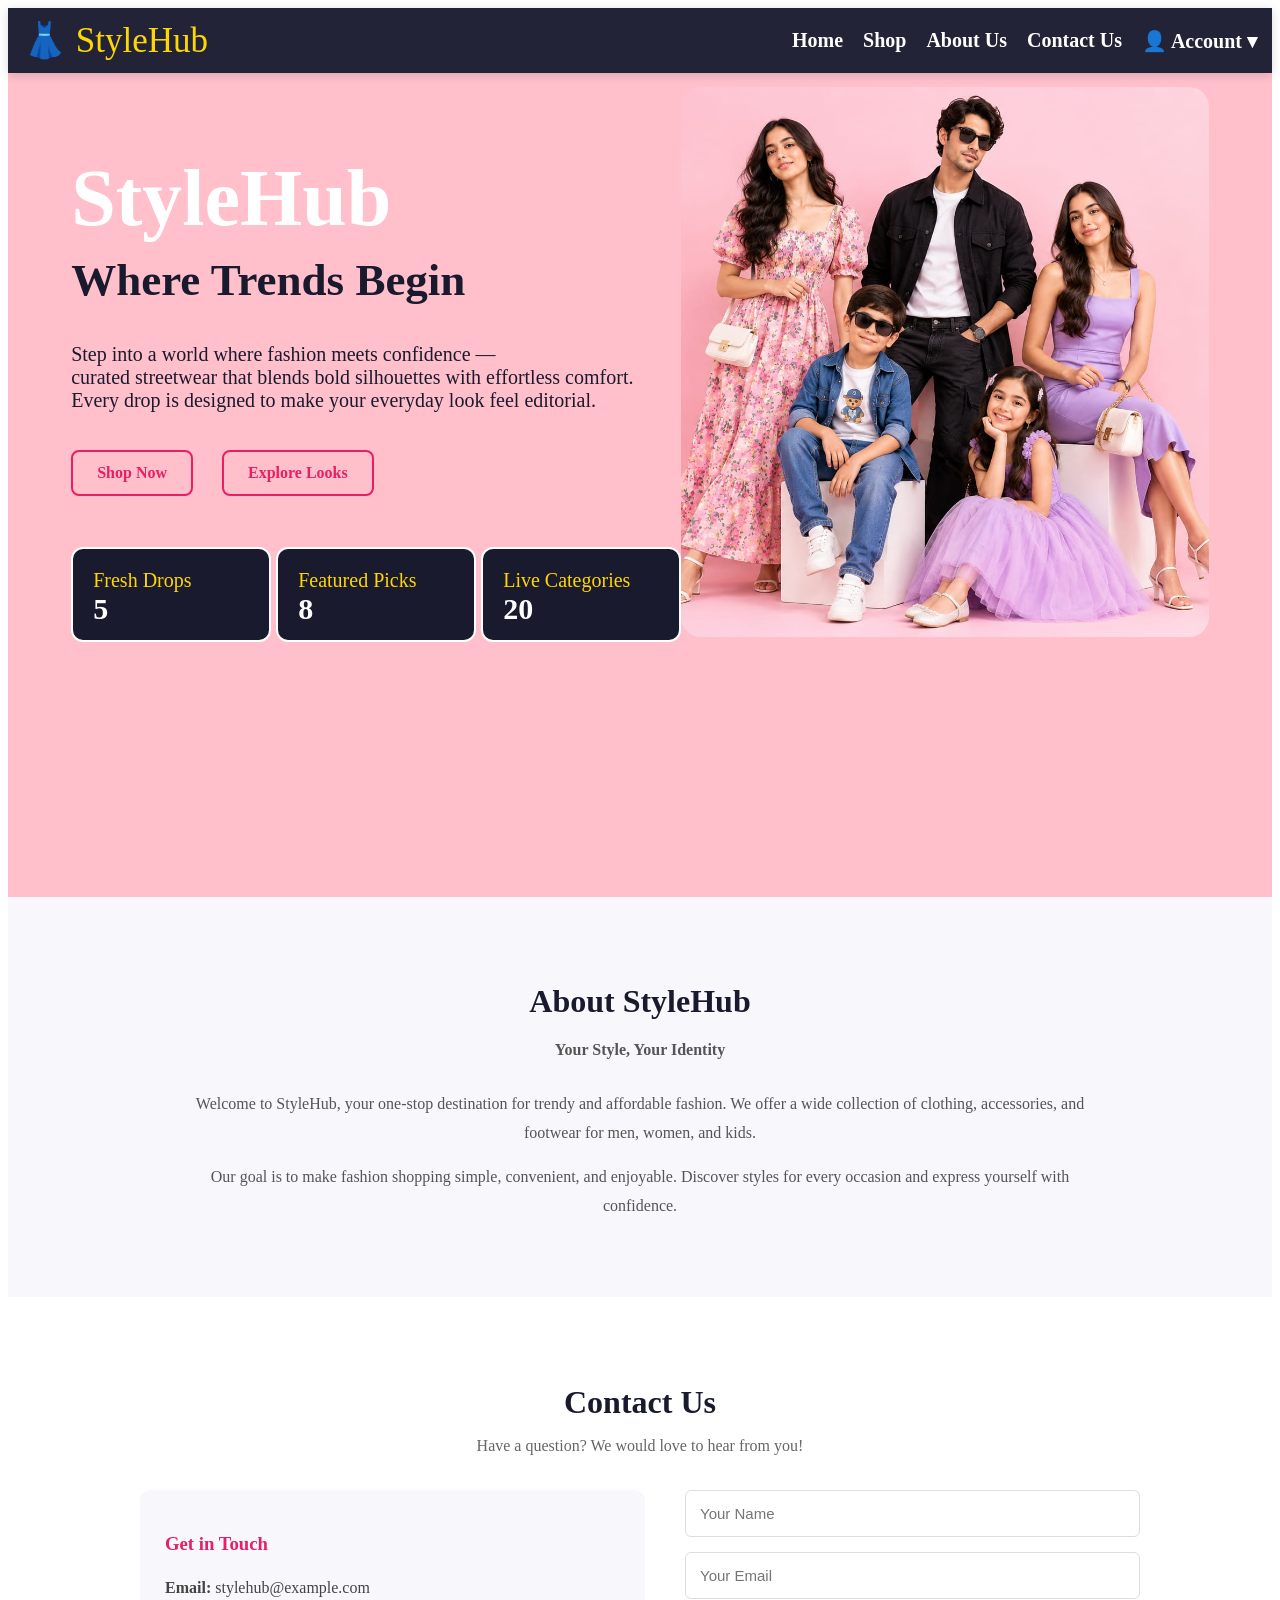
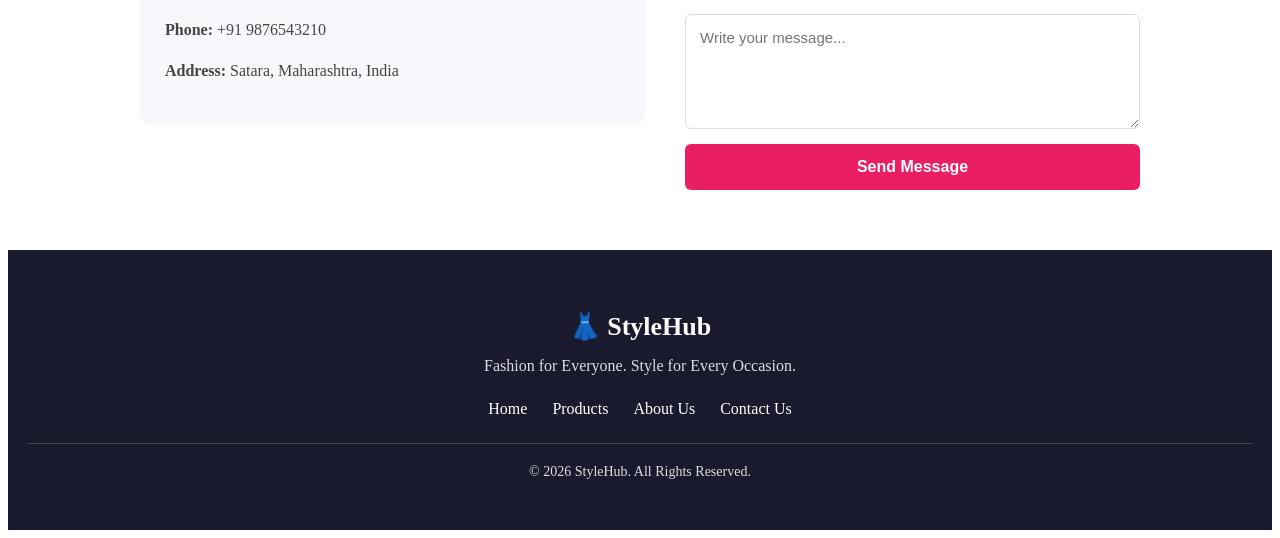
<file: index.html>
<!DOCTYPE html>
<html lang="en">
<head>
    <meta charset="UTF-8">
    <meta name="viewport" content="width=device-width, initial-scale=1.0">
    <title>StyleHub</title>
    <link rel="stylesheet" href="css.css">
</head>
<body>
    <!-- Navigation -->
    <section id="n">
        <nav class="navbar">
                <div class="logo">👗 StyleHub</div>
                <ul class="nav-links">
                    <li><a href="index.html">Home</a></li>
                    <li><a href="products.html">Shop</a></li>    
                    <li><a href="#about">About Us</a></li>
                    <li><a href="#contact">Contact Us</a></li>              
                    <li class="account-dropdown">
                        <a href="#" class="account-link">👤 Account ▾</a>

                        <div class="dropdown-menu">
                            <a href="account.html">My Profile</a>
                            <a href="account.html">Login / Register</a>
                        </div>
                    </li>
                </ul>
        </nav>
    </section>

    <!-- Home Section -->
    <section id="home" style="scroll-margin-top: 69px;">

        <div class="tagline">
            <h1>StyleHub</h1>
            <h2>Where Trends Begin</h2>
            <p class="sub-tagline">
                Step into a world where fashion meets confidence —
                <br> curated streetwear that blends bold silhouettes with effortless comfort. 
                <br>Every drop is designed to make your everyday look feel editorial.
            </p>
            <br>

            <div class="buttons">
            <a href="shop">Shop Now</a>
            <a href="shop">Explore Looks</a>
            </div>
            <br><br>

            <div class="stats">
                <div class="stat">
                    <p>Fresh Drops</p>
                    <h3>5</h3>
                </div>
                <div class="stat">
                    <p>Featured Picks</p>
                    <h3>8</h3>
                </div>
                <div class="stat">
                    <p>Live Categories</p>
                    <h3>20</h3>
                </div>
            </div>

        </div>

        <div class="home-image">
    <img src="dresses/img.jpeg" alt="StyleHub Fashion Collection">
</div>
    </section>
    </nav>
    
<!-- ================= ABOUT US SECTION ================= -->

<section class="about-section" id="about">

    <div class="about-container">

        <h2>About StyleHub</h2>

        <p class="about-subtitle">
            Your Style, Your Identity
        </p>

        <p>
            Welcome to StyleHub, your one-stop destination for
            trendy and affordable fashion. We offer a wide
            collection of clothing, accessories, and footwear
            for men, women, and kids.
        </p>

        <p>
            Our goal is to make fashion shopping simple,
            convenient, and enjoyable. Discover styles for
            every occasion and express yourself with confidence.
        </p>

    </div>

</section>


<!-- ================= CONTACT US SECTION ================= -->

<section class="contact-section" id="contact">

    <div class="contact-container">

        <h2>Contact Us</h2>

        <p class="contact-subtitle">
            Have a question? We would love to hear from you!
        </p>

        <div class="contact-content">

            <!-- Contact Information -->

            <div class="contact-info">

                <h3>Get in Touch</h3>

                <p>
                    <strong>Email:</strong>
                    stylehub@example.com
                </p>

                <p>
                    <strong>Phone:</strong>
                    +91 9876543210
                </p>

                <p>
                    <strong>Address:</strong>
                    Satara, Maharashtra, India
                </p>

            </div>


            <!-- Contact Form -->

            <form class="contact-form" id="contactForm">

                <input
                    type="text"
                    id="contactName"
                    placeholder="Your Name"
                    required
                >

                <input
                    type="email"
                    id="contactEmail"
                    placeholder="Your Email"
                    required
                >

                <textarea
                    id="contactMessage"
                    placeholder="Write your message..."
                    rows="5"
                    required
                ></textarea>

                <button type="submit">
                    Send Message
                </button>

            </form>

        </div>

    </div>

</section>


<!-- ================= FOOTER ================= -->

<footer class="footer">

    <div class="footer-content">

        <h3>👗 StyleHub</h3>

        <p>
            Fashion for Everyone. Style for Every Occasion.
        </p>

        <div class="footer-links">

            <a href="index.html">Home</a>

            <a href="products.html">Products</a>

            <a href="#about">About Us</a>

            <a href="#contact">Contact Us</a>

        </div>

        <p class="copyright">
            &copy; 2026 StyleHub. All Rights Reserved.
        </p>

    </div>

</footer>
</body>
</html>
</file>
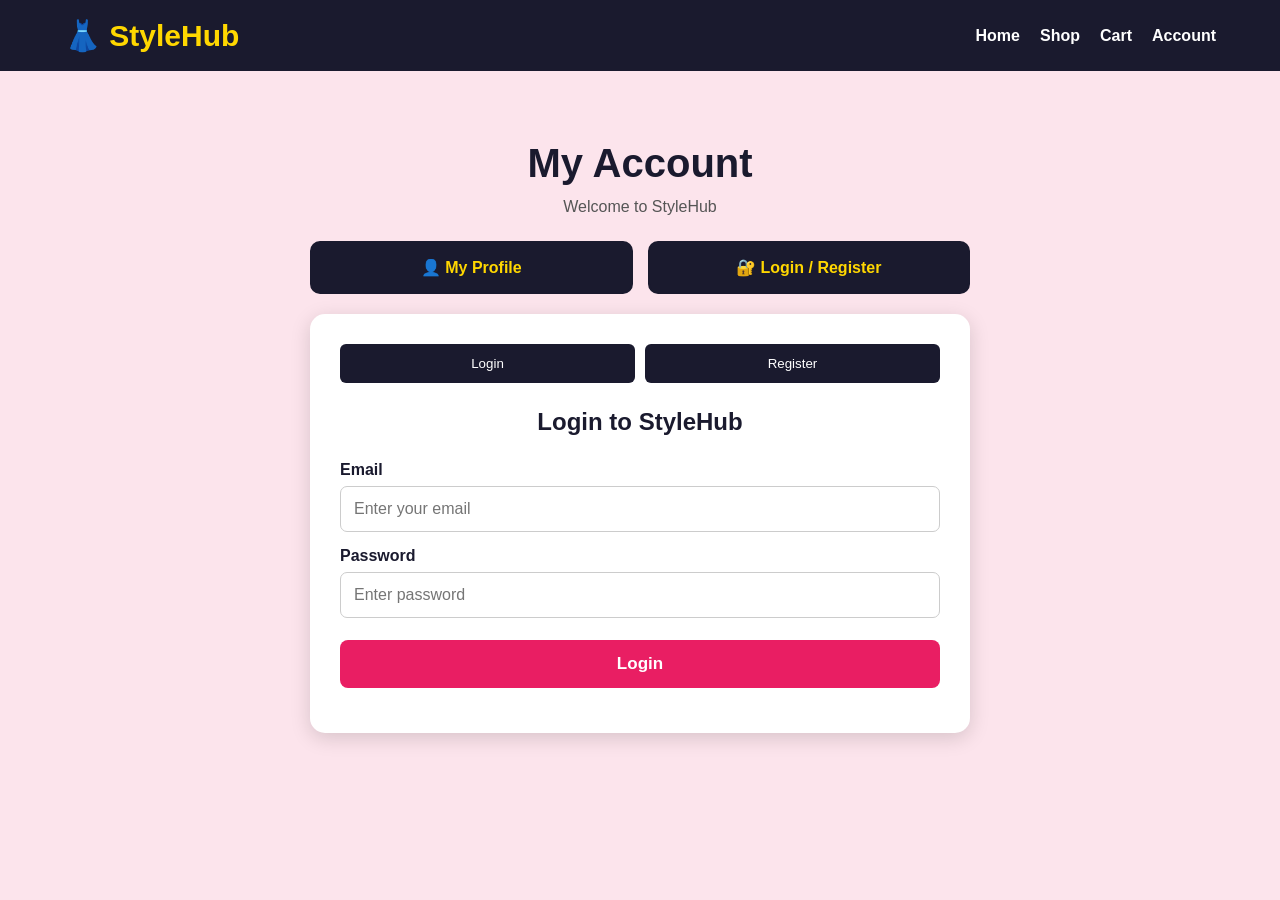
<file: account.html>
<!DOCTYPE html>
<html lang="en">
<head>
    <meta charset="UTF-8">
    <meta name="viewport"
          content="width=device-width, initial-scale=1.0">

    <title>StyleHub - Account</title>

    <link rel="stylesheet" href="account.css">
    <script src="auth.js" defer></script>
    <script src="account.js" defer></script>
</head>

<body>

<nav class="navbar">
    <div class="logo">👗 StyleHub</div>

    <div class="nav-links">
        <a href="index.html">Home</a>
        <a href="products.html">Shop</a>
        <a href="cart.html">Cart</a>
        <a href="account.html">Account</a>
    </div>
</nav>

<main class="account-wrapper">

    <h1>My Account</h1>
    <p class="subtitle">
        Welcome to StyleHub
    </p>

    <!-- Account options -->

    <div class="account-options">

        <button id="profileTab">
            👤 My Profile
        </button>

        <button id="loginTab">
            🔐 Login / Register
        </button>

    </div>

    <!-- Login and Register section -->

    <section id="authSection" class="account-card">

        <div class="form-switch">
            <button id="showLogin">Login</button>
            <button id="showRegister">Register</button>
        </div>

        <!-- Login form -->

        <form id="loginForm">

            <h2>Login to StyleHub</h2>

            <label>Email</label>
            <input
                type="email"
                id="loginEmail"
                placeholder="Enter your email"
                required
            >

            <label>Password</label>
            <input
                type="password"
                id="loginPassword"
                placeholder="Enter password"
                required
            >

            <button type="submit" class="main-btn">
                Login
            </button>

        </form>

        <!-- Register form -->

        <form id="registerForm" hidden>

            <h2>Create an Account</h2>

            <label>Full Name</label>
            <input
                type="text"
                id="regName"
                placeholder="Enter full name"
                required
            >

            <label>Email</label>
            <input
                type="email"
                id="regEmail"
                placeholder="Enter email"
                required
            >

            <label>Password</label>
            <input
                type="password"
                id="regPassword"
                placeholder="Create password"
                minlength="6"
                required
            >

            <label>Confirm Password</label>
            <input
                type="password"
                id="confirmPassword"
                placeholder="Confirm password"
                minlength="6"
                required
            >

            <button type="submit" class="main-btn">
                Register
            </button>

        </form>

        <p id="authMessage"></p>

    </section>

    <!-- Profile section -->

    <section id="profileSection"
             class="account-card"
             hidden>

        <h2>Customer Profile</h2>

        <div class="profile-avatar">👤</div>

        <p><strong>Name:</strong>
            <span id="profileName"></span>
        </p>

        <p><strong>Email:</strong>
            <span id="profileEmail"></span>
        </p>

        <p class="profile-note">
            Welcome to your StyleHub customer account.
        </p>

        <button id="logoutBtn" class="main-btn">
            Logout
        </button>

    </section>

</main>

</body>
</html>
</file>
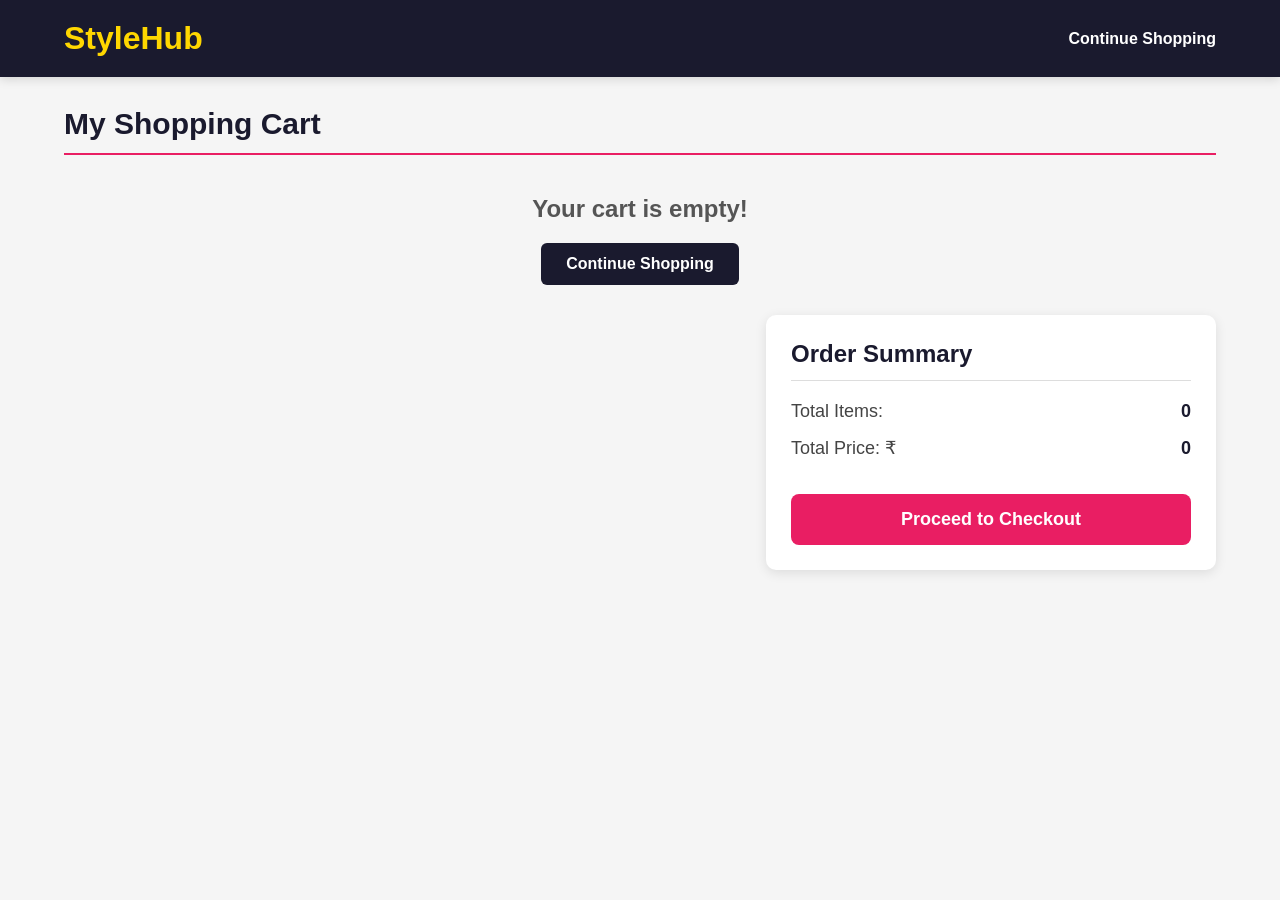
<file: cart.html>
<!DOCTYPE html>
<html lang="en">
<head>
    <meta charset="UTF-8">
    <meta name="viewport" content="width=device-width, initial-scale=1.0">
    <title>StyleHub - My Cart</title>

    <link rel="stylesheet" href="cart.css">
</head>
<body>

    <header class="cart-header">
        <h1>StyleHub</h1>
        <a href="products.html">Continue Shopping</a>
    </header>

    <main class="cart-page">
        <h2>My Shopping Cart</h2>

        <div id="cartContainer">
            <!-- Cart products will appear here -->
        </div>

        <div class="cart-summary">
            <h3>Order Summary</h3>

            <p>
                Total Items:
                <span id="totalItems">0</span>
            </p>

            <p>
                Total Price:
                ₹<span id="totalPrice">0</span>
            </p>

            <button id="checkoutBtn" onclick="checkout()">
                Proceed to Checkout
            </button>
        </div>
    </main>

    <script src="auth.js"></script>
    <script src="cart.js"></script>

</body>
</html>
</file>
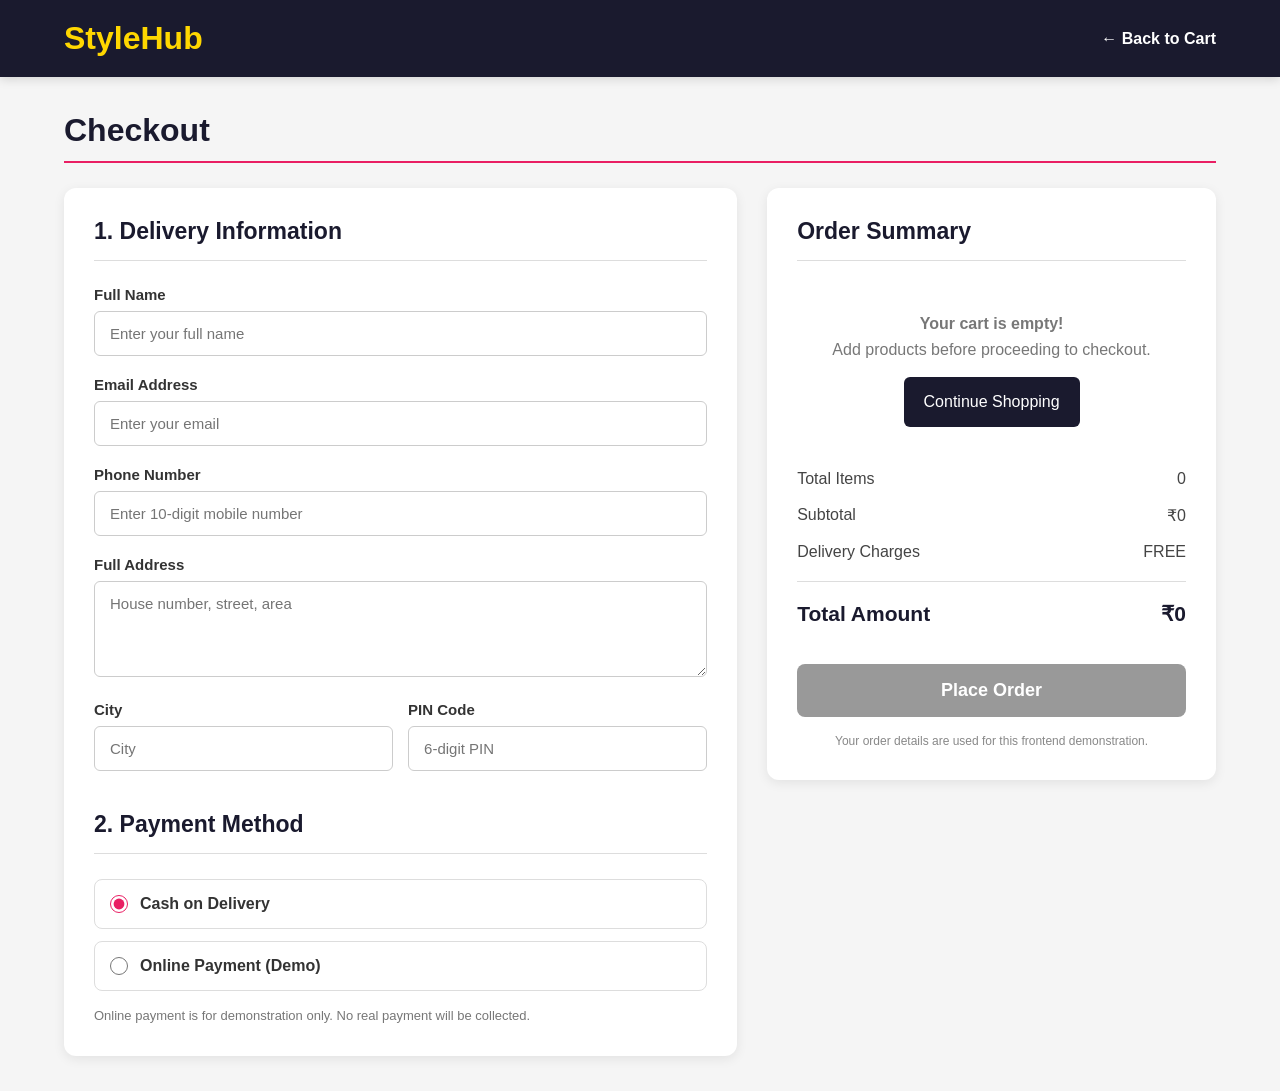
<file: checkout.html>
<!DOCTYPE html>
<html lang="en">
<head>
    <meta charset="UTF-8">
    <meta name="viewport" content="width=device-width, initial-scale=1.0">

    <title>StyleHub - Checkout</title>

    <link rel="stylesheet" href="checkout.css">
</head>

<body>

    <!-- Header -->
    <header class="checkout-header">
        <h1>StyleHub</h1>

        <a href="cart.html">← Back to Cart</a>
    </header>

    <!-- Checkout Page -->
    <main class="checkout-page">

        <h2>Checkout</h2>

        <form id="checkoutForm">

            <div class="checkout-layout">

                <!-- Customer Details -->
                <section class="checkout-section">

                    <h3>1. Delivery Information</h3>

                    <label for="fullName">Full Name</label>
                    <input
                        type="text"
                        id="fullName"
                        name="fullName"
                        placeholder="Enter your full name"
                        required
                    >

                    <label for="email">Email Address</label>
                    <input
                        type="email"
                        id="email"
                        name="email"
                        placeholder="Enter your email"
                        required
                    >

                    <label for="phone">Phone Number</label>
                    <input
                        type="tel"
                        id="phone"
                        name="phone"
                        placeholder="Enter 10-digit mobile number"
                        pattern="[0-9]{10}"
                        maxlength="10"
                        required
                    >

                    <label for="address">Full Address</label>
                    <textarea
                        id="address"
                        name="address"
                        rows="4"
                        placeholder="House number, street, area"
                        required
                    ></textarea>

                    <div class="address-row">

                        <div>
                            <label for="city">City</label>
                            <input
                                type="text"
                                id="city"
                                name="city"
                                placeholder="City"
                                required
                            >
                        </div>

                        <div>
                            <label for="pincode">PIN Code</label>
                            <input
                                type="text"
                                id="pincode"
                                name="pincode"
                                placeholder="6-digit PIN"
                                pattern="[0-9]{6}"
                                maxlength="6"
                                required
                            >
                        </div>

                    </div>

                    <!-- Payment Method -->
                    <h3 class="payment-heading">
                        2. Payment Method
                    </h3>

                    <div class="payment-option">

                        <label>
                            <input
                                type="radio"
                                name="payment"
                                value="Cash on Delivery"
                                checked
                            >
                            Cash on Delivery
                        </label>

                    </div>

                    <div class="payment-option">

                        <label>
                            <input
                                type="radio"
                                name="payment"
                                value="Demo Online Payment"
                            >
                            Online Payment (Demo)
                        </label>

                    </div>

                    <p class="payment-note">
                        Online payment is for demonstration only.
                        No real payment will be collected.
                    </p>

                </section>

                <!-- Order Summary -->
                <section class="order-summary">

                    <h3>Order Summary</h3>

                    <div id="checkoutItems">
                        <!-- Products will appear here -->
                    </div>

                    <div class="price-row">
                        <span>Total Items</span>
                        <span id="checkoutTotalItems">0</span>
                    </div>

                    <div class="price-row">
                        <span>Subtotal</span>
                        <span>₹<span id="checkoutSubtotal">0</span></span>
                    </div>

                    <div class="price-row">
                        <span>Delivery Charges</span>
                        <span id="deliveryCharge">FREE</span>
                    </div>

                    <hr>

                    <div class="price-row final-total">
                        <span>Total Amount</span>
                        <span>₹<span id="checkoutTotal">0</span></span>
                    </div>

                    <button type="submit" id="placeOrderBtn">
                        Place Order
                    </button>

                    <p class="secure-note">
                        Your order details are used for this
                        frontend demonstration.
                    </p>

                </section>

            </div>

        </form>

    </main>

    <!-- Confirmation Message -->
    <div id="orderSuccess" class="success-message" hidden>

        <div class="success-box">

            <h2>Order Placed Successfully!</h2>

            <p>Thank you for shopping with StyleHub.</p>

            <p>
                Your Demo Order ID:
                <strong id="orderId"></strong>
            </p>

            <button onclick="continueShopping()">
                Continue Shopping
            </button>

        </div>

    </div>

    <script src="auth.js"></script>
    <script src="checkout.js"></script>

</body>
</html>
</file>
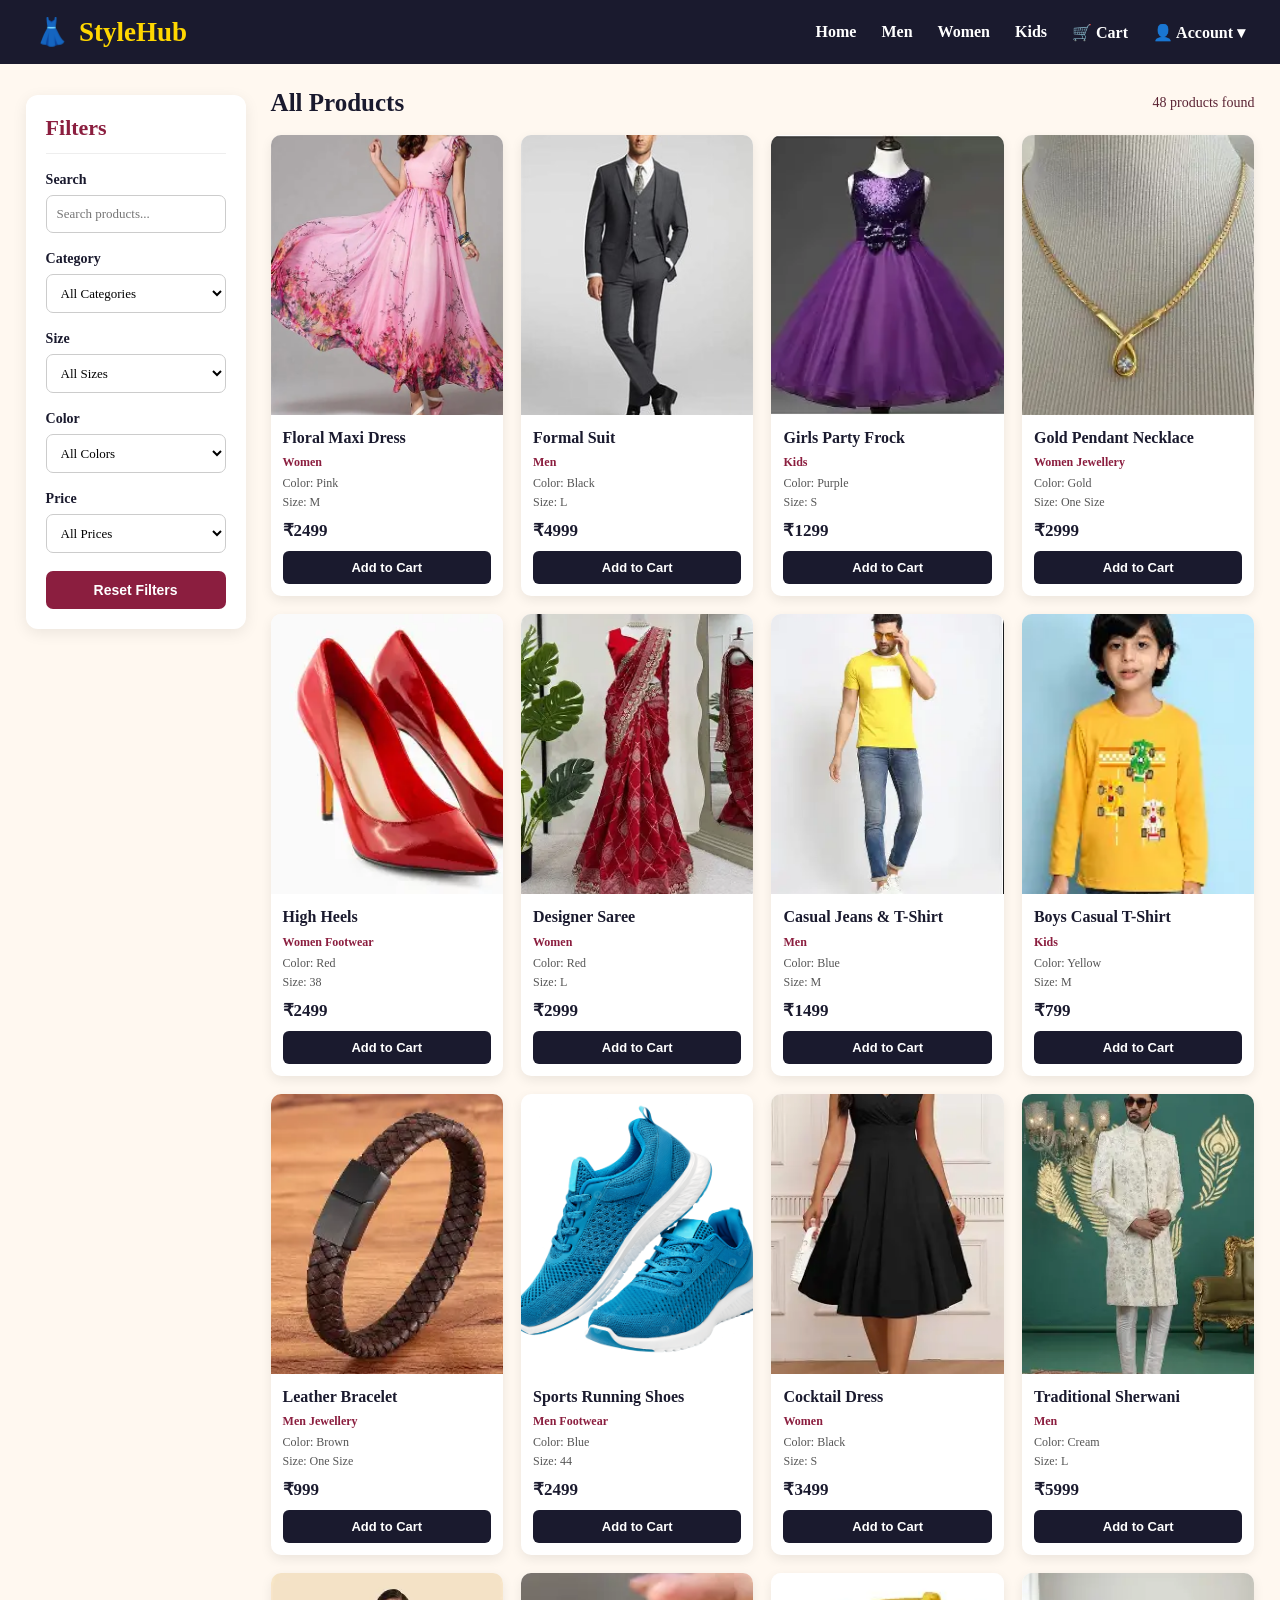
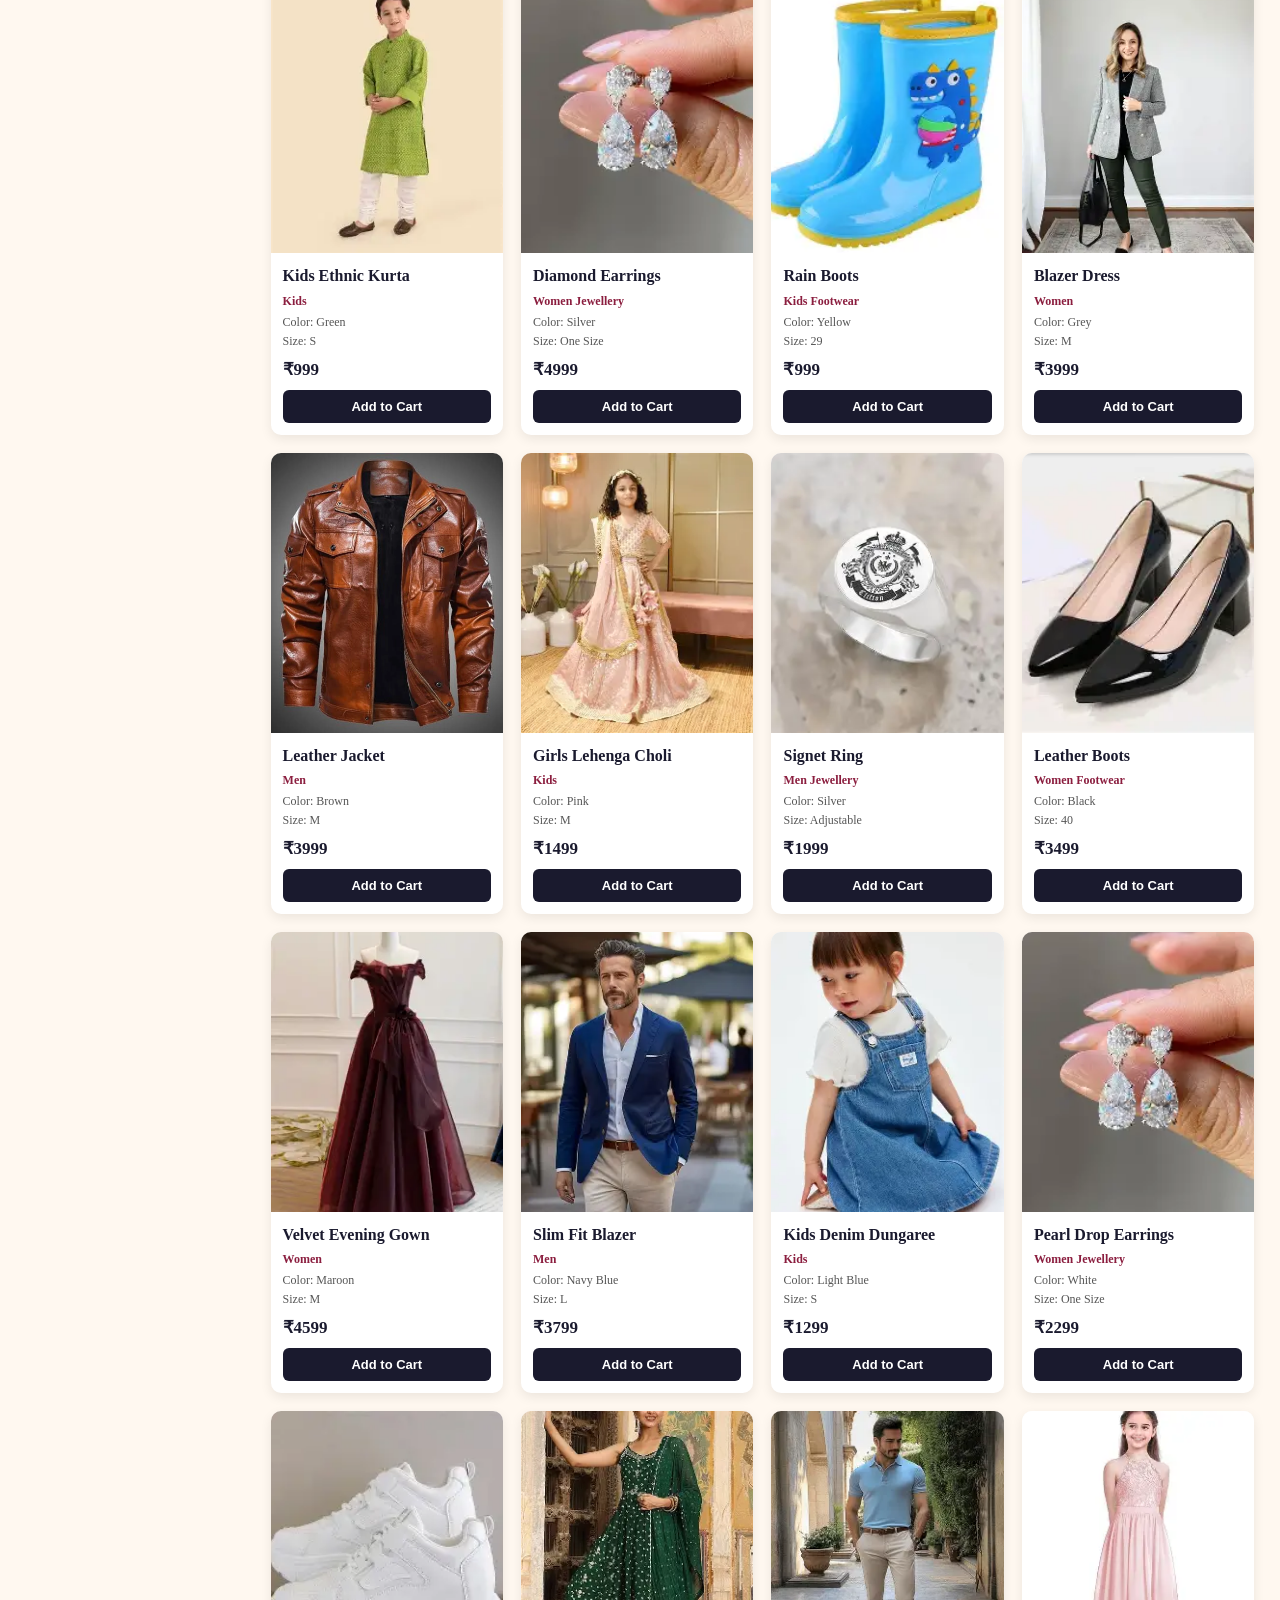
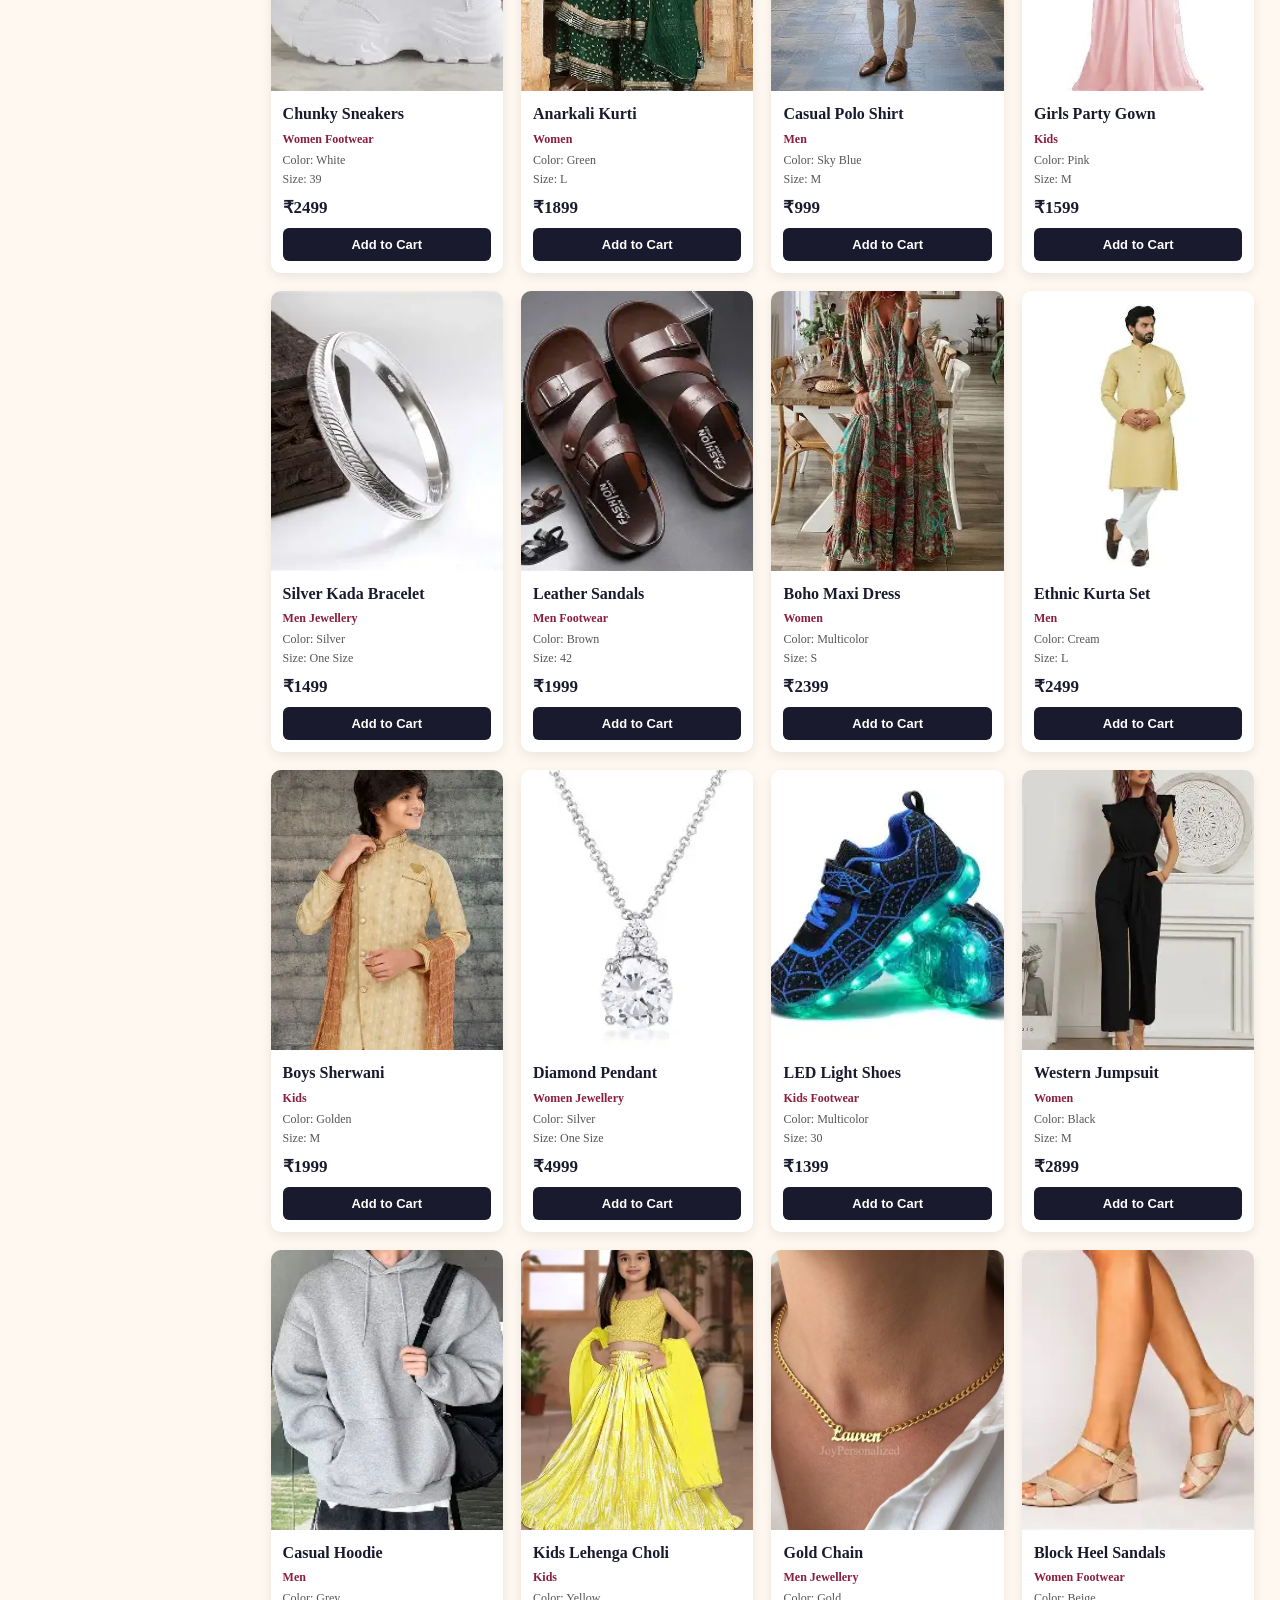
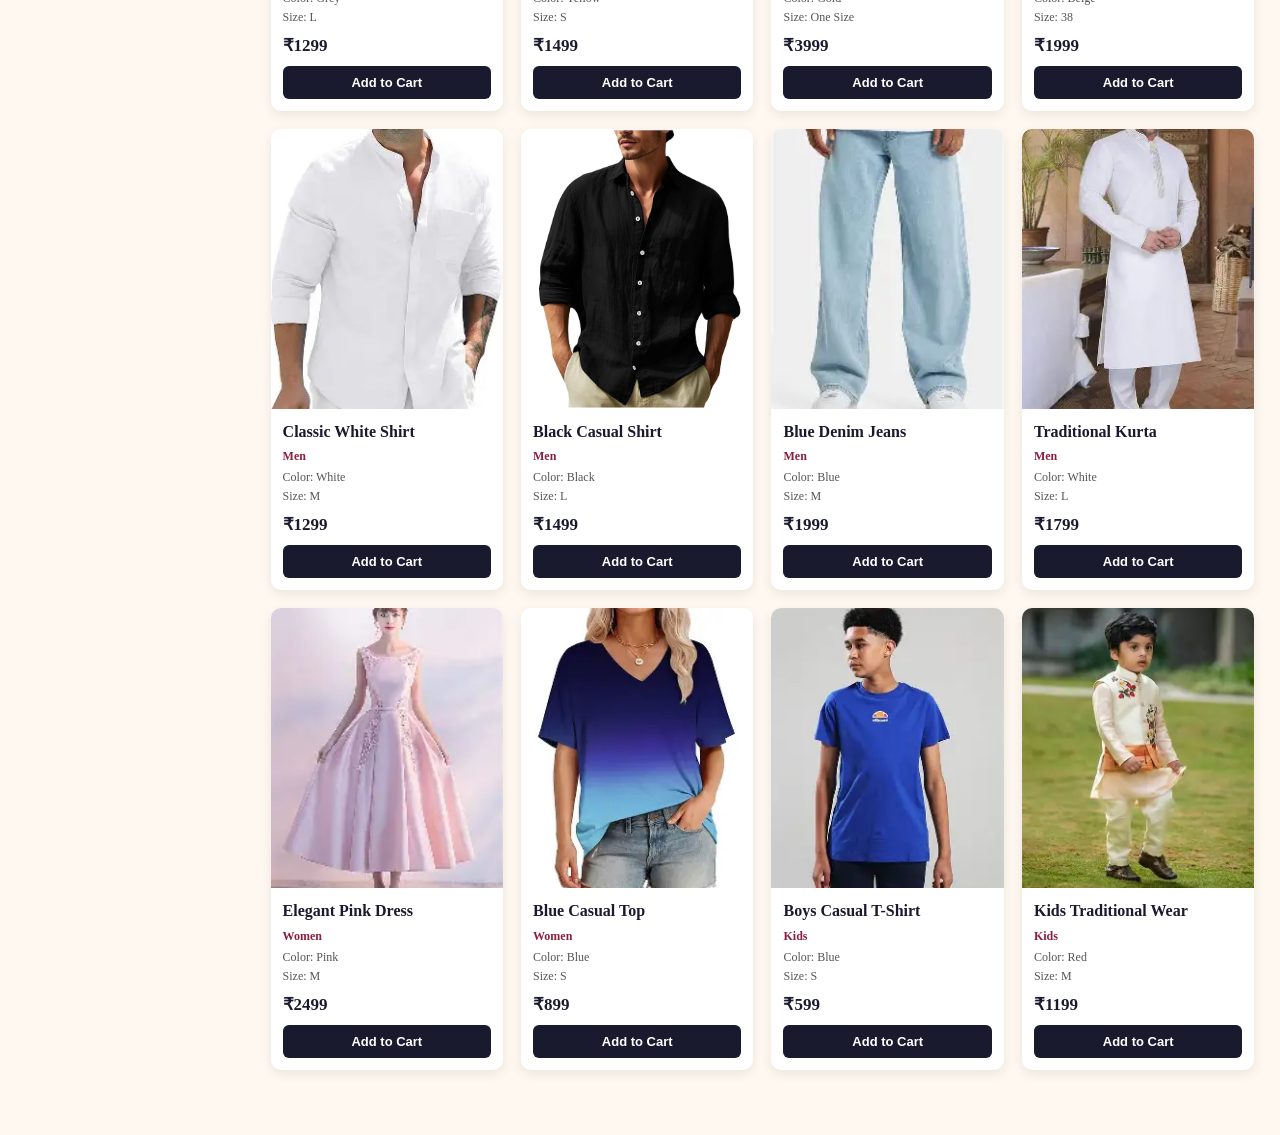
<file: products.html>
<!DOCTYPE html>
<html lang="en">

<head>
    <meta charset="UTF-8">
    <meta name="viewport" content="width=device-width, initial-scale=1.0">

    <title>StyleHub - Products</title>

    <link rel="stylesheet" href="products.css">
</head>

<body>

    <!-- NAVBAR -->
    <nav class="navbar">

        <div class="logo">
            👗 <span>StyleHub</span>
        </div>

        <div class="nav-links">

            <a href="index.html">Home</a>
            <a href="products.html?category=Men">Men</a>
            <a href="products.html?category=Women">Women</a>
            <a href="products.html?category=Kids">Kids</a>
            <a href="cart.html">🛒 Cart</a>

            <div class="account-dropdown">
                <a href="#" class="account-link">
                    👤 Account ▾
                </a>

                <div class="dropdown-menu">
                    <a href="account.html">My Profile</a>
                    <a href="account.html">Login / Register</a>
                </div>
            </div>

        </div>

    </nav>



    <!-- MAIN PRODUCTS LAYOUT -->
    <main class="shop-layout">

        <!-- VERTICAL FILTER SIDEBAR -->
        <aside class="filter-section">

            <h2>Filters</h2>

            <!-- Search -->
            <div class="filter-box">

                <label for="searchInput">Search</label>

                <input
                    type="text"
                    id="searchInput"
                    placeholder="Search products..."
                >

            </div>

            <!-- Category -->
            <div class="filter-box">

                <label for="categoryFilter">Category</label>

                <select id="categoryFilter">

                    <option value="All">All Categories</option>
                    <option value="Men">Men</option>
                    <option value="Women">Women</option>
                    <option value="Kids">Kids</option>
                    <option value="Accessories">Accessories</option>
                    <option value="Footwear">Footwear</option>

                </select>

            </div>

            <!-- Size -->
            <div class="filter-box">

                <label for="sizeFilter">Size</label>

                <select id="sizeFilter">

                    <option value="All">All Sizes</option>
                    <option value="S">S</option>
                    <option value="M">M</option>
                    <option value="L">L</option>
                    <option value="XL">XL</option>
                    <option value="One Size">One Size</option>
                    <option value="Adjustable">Adjustable</option>
                    <option value="38">38</option>
                    <option value="39">39</option>
                    <option value="40">40</option>
                    <option value="42">42</option>
                    <option value="44">44</option>

                </select>

            </div>

            <!-- Color -->
            <div class="filter-box">

                <label for="colorFilter">Color</label>

                <select id="colorFilter">

                    <option value="All">All Colors</option>
                    <option value="Black">Black</option>
                    <option value="White">White</option>
                    <option value="Red">Red</option>
                    <option value="Blue">Blue</option>
                    <option value="Pink">Pink</option>
                    <option value="Green">Green</option>
                    <option value="Purple">Purple</option>
                    <option value="Gold">Gold</option>
                    <option value="Silver">Silver</option>
                    <option value="Brown">Brown</option>
                    <option value="Cream">Cream</option>
                    <option value="Grey">Grey</option>
                    <option value="Yellow">Yellow</option>
                    <option value="Maroon">Maroon</option>
                    <option value="Navy Blue">Navy Blue</option>
                    <option value="Light Blue">Light Blue</option>
                    <option value="Sky Blue">Sky Blue</option>
                    <option value="Multicolor">Multicolor</option>
                    <option value="Golden">Golden</option>
                    <option value="Beige">Beige</option>

                </select>

            </div>

            <!-- Price -->
            <div class="filter-box">

                <label for="priceFilter">Price</label>

                <select id="priceFilter">

                    <option value="All">All Prices</option>
                    <option value="1000">Under ₹1000</option>
                    <option value="2000">Under ₹2000</option>
                    <option value="3000">Under ₹3000</option>
                    <option value="5000">Under ₹5000</option>

                </select>

            </div>

            <!-- Reset -->
            <button id="resetBtn" class="reset-btn">
                Reset Filters
            </button>

        </aside>


        <!-- PRODUCTS AREA -->
        <section class="products-area">

            <div class="result-info">

                <h2 id="categoryTitle">
                    All Products
                </h2>

                <p id="productCount">
                    0 products found
                </p>

            </div>

            <div
                id="productContainer"
                class="product-container">
            </div>

        </section>

    </main>


    <!-- JAVASCRIPT -->
    <script src="auth.js"></script>
    <script src="products.js"></script>

</body>
</html>
</file>
<file: css.css>
/*====Navbar====*/
#n{
    position: sticky;
    top: 0;
    z-index: 1000;
}

.navbar{
    display: flex;
    justify-content: space-between;
    align-items: center;

    padding: 15px 15px;
    background-color:#1a1a2ef4;
    box-shadow: 0 2px 10px rgba(0, 0, 0, 0.15) ;
}

.logo{
    display: flex;
    align-items: center;
    gap: 10px;
    color: #FFD700;
    font-size: 35px;
    line-height: 1;  
}

.nav-links{
    display: flex;
    list-style:none;
    gap: 20px;
    margin: 0;
    padding: 0;
}

.nav-links a{
    text-decoration: none;
    font-weight: bold;
    font-size: 20px;
    color: white;
    transition: 0.4s;
}

.nav-links a:hover{
    color: pink;
}

/*==== Home ====*/
#home{
    background-color: pink;
    min-height:90vh;
    width: 90%;
    display: flex;
    justify-content: space-between; /* tagline left, video right */
    align-items: flex-start;        /* align items at the top */
    padding-top: 1.5vh;              /* push content down 25% */
    padding-left: 5%;               /* space from left edge */
    padding-right: 5%;              /* space from right edge */
    color: white;
}

.tagline h1{
    font-size: 80px;
    margin-bottom: 10px; /* reduce space below h1 */
    color: white;      /* gold for premium feel */
}

.tagline h2{
    font-size: 45px;
    margin-top: 0;       /* remove extra space above h2 */
    color: #1A1A2E;      /* white for clarity */
    
}

.sub-tagline{
    font-size: 20px;
    color: #1A1A2E;
}


.buttons a{
    display: inline-block;        /* makes the link behave like a box */
    padding: 12px 24px;           /* space inside the box */
    border: 2px solid #E91E63;    /* pink border */
    border-radius: 8px;           /* rounded corners */
    text-decoration: none;        /* remove underline */
    color: #E91E63;               /* text color */
    font-weight: bold;
    margin-right: 25px;
    transition: 0.3s;
}

.buttons a:hover{
    background-color: #E91E63;    /* fill box on hover */
    color: white;                 /* change text color */
}

.home-image {
    width: 50%;
    display: flex;
    justify-content: center;
    align-items: center;
}

.home-image img {
    width: 100%;
    max-width: 700px;
    height: 550px;
    object-fit: cover;
    border-radius: 20px;
}

.stats {
    display: flex;
    justify-content: space-between;
    align-items: center;
    gap: 5px;                 /* small space between boxes */
    margin: 15px auto;
    width: 100%;
}

.stat {
    align-items: center;
    background-color: #1A1A2E;
    border: 2px solid #FFFFFF;
    border-radius: 12px;

    padding: 20px;
    width: 200px;
    height: 95px;

    box-sizing: border-box;
}

.stat h3 {
    font-size: 30px;
    margin: 0;
    color: #FFFFFF;
}

.stat p {
    margin: 0;
    font-size: 20px;
    color: #FFD700;
}

/* Account dropdown */
.account-dropdown {
    position: relative;
}

.account-dropdown .account-link {
    display: block;
    text-decoration: none;
    color: white;
    font-size: 20px;
    font-weight: bold;
}

/* Dropdown box */
.account-dropdown .dropdown-menu {
    display: none;
    position: absolute;
    top: 100%;
    right: 0;

    min-width: 190px;
    background-color: #1a1a2e;

    padding: 10px;
    border-radius: 8px;
    box-shadow: 0 4px 10px rgba(0, 0, 0, 0.3);

    z-index: 9999;
}

/* Dropdown links */
.account-dropdown .dropdown-menu a {
    display: block;
    padding: 12px;
    font-size: 16px;
    color: white;
    text-decoration: none;
    white-space: nowrap;
}

/* Show menu when hovering over Account */
.account-dropdown:hover .dropdown-menu {
    display: block;
}

/* Show menu when keyboard-focused */
.account-dropdown:focus-within .dropdown-menu {
    display: block;
}

/* Hover effect */
.account-dropdown .dropdown-menu a:hover {
    background-color: #E91E63;
    color: white;
}


/* ================= ABOUT US ================= */

.about-section {
    padding: 60px 20px;
    background: #f8f8fc;
    text-align: center;
}

.about-container {
    max-width: 900px;
    margin: auto;
}

.about-section h2,
.contact-section h2 {
    font-size: 32px;
    color: #1a1a2e;
    margin-bottom: 15px;
}

.about-subtitle {
    color: #e91e63;
    font-size: 20px;
    font-weight: bold;
    margin-bottom: 25px;
}

.about-container p {
    font-size: 16px;
    line-height: 1.8;
    color: #555;
}


/* ================= CONTACT US ================= */

.contact-section {
    padding: 60px 20px;
    background: white;
    text-align: center;
}

.contact-container {
    max-width: 1000px;
    margin: auto;
}

.contact-subtitle {
    color: #666;
    margin-bottom: 35px;
}

.contact-content {
    display: flex;
    justify-content: space-between;
    align-items: flex-start;
    gap: 40px;
    text-align: left;
}

.contact-info,
.contact-form {
    flex: 1;
}

.contact-info {
    background: #f8f8fc;
    padding: 25px;
    border-radius: 10px;
}

.contact-info h3 {
    color: #e91e63;
    margin-bottom: 20px;
}

.contact-info p {
    margin-bottom: 15px;
    color: #444;
    line-height: 1.6;
}

.contact-form {
    display: flex;
    flex-direction: column;
    gap: 15px;
}

.contact-form input,
.contact-form textarea {
    width: 100%;
    padding: 14px;
    border: 1px solid #ddd;
    border-radius: 6px;
    font-size: 15px;
    font-family: Arial, sans-serif;
    box-sizing: border-box;
}

.contact-form textarea {
    resize: vertical;
}

.contact-form button {
    padding: 14px;
    background: #e91e63;
    color: white;
    border: none;
    border-radius: 6px;
    font-size: 16px;
    font-weight: bold;
    cursor: pointer;
    transition: 0.3s;
}

.contact-form button:hover {
    background: #c2185b;
}


/* ================= FOOTER ================= */

.footer {
    background: #1a1a2e;
    color: white;
    padding: 35px 20px;
    text-align: center;
}

.footer h3 {
    font-size: 26px;
    margin-bottom: 10px;
}

.footer-content > p {
    color: #ddd;
    margin: 15px 0;
}

.footer-links {
    display: flex;
    justify-content: center;
    flex-wrap: wrap;
    gap: 25px;
    margin: 25px 0;
}

.footer-links a {
    color: white;
    text-decoration: none;
    transition: 0.3s;
}

.footer-links a:hover {
    color: #e91e63;
}

.copyright {
    border-top: 1px solid #444;
    padding-top: 20px;
    font-size: 14px;
}


/* ================= MOBILE RESPONSIVE ================= */

@media screen and (max-width: 600px) {

    .about-section,
    .contact-section {
        padding: 40px 15px;
    }

    .about-section h2,
    .contact-section h2 {
        font-size: 26px;
    }

    .contact-content {
        flex-direction: column;
        gap: 25px;
    }

    .contact-info,
    .contact-form {
        width: 100%;
        box-sizing: border-box;
    }

    .footer-links {
        gap: 15px;
    }

}
</file>
<file: account.css>
* {
    box-sizing: border-box;
    margin: 0;
    padding: 0;
}

body {
    font-family: Arial, sans-serif;
    background: #fce4ec;
    color: #1A1A2E;
}

/* Navbar */

.navbar {
    display: flex;
    justify-content: space-between;
    align-items: center;
    flex-wrap: wrap;
    gap: 15px;
    padding: 18px 5%;
    background: #1A1A2E;
}

.logo {
    font-size: 30px;
    font-weight: bold;
    color: #FFD700;
}

.nav-links {
    display: flex;
    flex-wrap: wrap;
    gap: 20px;
    list-style: none;
}

.nav-links a {
    color: white;
    text-decoration: none;
    font-weight: bold;
}

.nav-links a:hover {
    color: pink;
}

/* Account page */

.account-wrapper {
    max-width: 700px;
    margin: 50px auto;
    padding: 20px;
    text-align: center;
}

.account-wrapper h1 {
    font-size: 40px;
    color: #1A1A2E;
}

.subtitle {
    margin: 12px 0 25px;
    color: #555;
}

/* Account options */

.account-options {
    display: flex;
    gap: 15px;
    margin-bottom: 20px;
}

.account-options button {
    flex: 1;
    padding: 15px;
    border: 2px solid #1A1A2E;
    border-radius: 10px;
    background: #1A1A2E;
    color: #FFD700;
    font-size: 16px;
    font-weight: bold;
    cursor: pointer;
}

.account-options button:hover {
    background: #E91E63;
    color: white;
}

/* Forms and profile */

.account-card {
    background: white;
    padding: 30px;
    border-radius: 15px;
    box-shadow: 0 5px 20px rgba(0,0,0,0.15);
    text-align: left;
}

.account-card h2 {
    text-align: center;
    margin-bottom: 25px;
    color: #1A1A2E;
}

.form-switch {
    display: flex;
    gap: 10px;
    margin-bottom: 25px;
}

.form-switch button {
    flex: 1;
    padding: 12px;
    background: #1A1A2E;
    color: white;
    border: none;
    border-radius: 6px;
    cursor: pointer;
}

.account-card label {
    display: block;
    margin: 15px 0 7px;
    font-weight: bold;
}

.account-card input {
    width: 100%;
    padding: 13px;
    border: 1px solid #ccc;
    border-radius: 7px;
    font-size: 16px;
}

.main-btn {
    display: block;
    width: 100%;
    margin-top: 22px;
    padding: 14px;
    border: none;
    border-radius: 8px;
    background: #E91E63;
    color: white;
    font-size: 17px;
    font-weight: bold;
    cursor: pointer;
}

.main-btn:hover {
    background: #1A1A2E;
}

#authMessage {
    text-align: center;
    margin-top: 15px;
    font-weight: bold;
}

.profile-avatar {
    width: 90px;
    height: 90px;
    margin: 0 auto 25px;
    border-radius: 50%;
    background: #fce4ec;
    display: flex;
    justify-content: center;
    align-items: center;
    font-size: 45px;
}

#profileSection p {
    margin: 15px 0;
    overflow-wrap: anywhere;
}

.profile-note {
    color: #666;
}

[hidden] {
    display: none !important;
}

@media (max-width: 600px) {
    .navbar {
        flex-direction: column;
    }

    .nav-links {
        justify-content: center;
        gap: 12px;
    }

    .account-wrapper {
        margin: 20px auto;
        padding: 15px;
    }

    .account-wrapper h1 {
        font-size: 30px;
    }

    .account-options {
        flex-direction: column;
    }

    .account-card {
        padding: 20px;
    }
}
</file>
<file: cart.css>
/* ===============================
   STYLEHUB - SHOPPING CART CSS
================================ */

/* General Styling */
* {
    margin: 0;
    padding: 0;
    box-sizing: border-box;
}

body {
    font-family: Arial, Helvetica, sans-serif;
    background-color: #f5f5f5;
    color: #1a1a2e;
    min-height: 100vh;
}

/* ===============================
   HEADER / NAVBAR
================================ */

.cart-header {
    display: flex;
    justify-content: space-between;
    align-items: center;
    padding: 20px 5%;
    background-color: #1a1a2e;
    color: white;
    box-shadow: 0 2px 10px rgba(0, 0, 0, 0.15);
}

.cart-header h1 {
    font-size: 32px;
    color: #FFD700;
}

.cart-header a {
    text-decoration: none;
    color: white;
    font-size: 16px;
    font-weight: bold;
    transition: 0.3s;
}

.cart-header a:hover {
    color: #E91E63;
}

/* ===============================
   CART PAGE
================================ */

.cart-page {
    width: 90%;
    max-width: 1200px;
    margin: 30px auto;
}

.cart-page h2 {
    font-size: 30px;
    margin-bottom: 25px;
    color: #1a1a2e;
    border-bottom: 2px solid #E91E63;
    padding-bottom: 12px;
}

/* ===============================
   CART PRODUCT
================================ */

#cartContainer {
    width: 100%;
}

.cart-item {
    display: flex;
    align-items: center;
    gap: 25px;

    background-color: white;
    padding: 20px;
    margin-bottom: 20px;

    border-radius: 10px;
    box-shadow: 0 3px 10px rgba(0, 0, 0, 0.08);

    transition: 0.3s;
}

.cart-item:hover {
    box-shadow: 0 5px 15px rgba(0, 0, 0, 0.12);
}

/* Product Image */
.cart-item img {
    width: 150px;
    height: 180px;

    object-fit: cover;
    border-radius: 8px;
    border: 1px solid #ddd;
}

/* Product Details */
.cart-details {
    flex: 1;
}

.cart-details h3 {
    font-size: 22px;
    margin-bottom: 12px;
    color: #1a1a2e;
}

.cart-details p {
    font-size: 16px;
    margin: 10px 0;
    color: #555;
}

/* ===============================
   QUANTITY CONTROL
================================ */

.quantity-control {
    display: flex;
    align-items: center;
    gap: 15px;
    margin: 15px 0;
}

/* Plus and Minus Buttons */
.quantity-control button {
    width: 38px;
    height: 38px;

    font-size: 24px;
    font-weight: bold;

    background-color: #1a1a2e;
    color: white;

    border: none;
    border-radius: 6px;

    cursor: pointer;
    transition: 0.3s;
}

.quantity-control button:hover {
    background-color: #E91E63;
    transform: scale(1.05);
}

/* Quantity Number */
.quantity-control span {
    min-width: 30px;
    text-align: center;

    font-size: 20px;
    font-weight: bold;
    color: #1a1a2e;
}

/* ===============================
   REMOVE BUTTON
================================ */

.remove-btn {
    background-color: #E91E63;
    color: white;

    padding: 10px 20px;

    border: none;
    border-radius: 6px;

    font-size: 15px;
    font-weight: bold;

    cursor: pointer;
    transition: 0.3s;

    margin-top: 10px;
}

.remove-btn:hover {
    background-color: #c2185b;
    transform: translateY(-2px);
}

/* ===============================
   ORDER SUMMARY
================================ */

.cart-summary {
    width: 100%;
    max-width: 450px;

    margin: 30px 0 30px auto;
    padding: 25px;

    background-color: white;
    border-radius: 10px;

    box-shadow: 0 3px 12px rgba(0, 0, 0, 0.1);
}

.cart-summary h3 {
    font-size: 24px;
    margin-bottom: 20px;
    padding-bottom: 12px;

    border-bottom: 1px solid #ddd;
    color: #1a1a2e;
}

.cart-summary p {
    display: flex;
    justify-content: space-between;
    align-items: center;

    font-size: 18px;
    margin: 15px 0;

    color: #444;
}

#totalItems,
#totalPrice {
    font-weight: bold;
    color: #1a1a2e;
}

/* ===============================
   CHECKOUT BUTTON
================================ */

#checkoutBtn {
    width: 100%;

    padding: 15px;
    margin-top: 20px;

    background-color: #E91E63;
    color: white;

    border: none;
    border-radius: 8px;

    font-size: 18px;
    font-weight: bold;

    cursor: pointer;
    transition: 0.3s;
}

#checkoutBtn:hover {
    background-color: #c2185b;
    transform: translateY(-2px);
}

/* ===============================
   EMPTY CART
================================ */

#cartContainer > h3 {
    text-align: center;
    font-size: 24px;
    margin: 40px 0 20px;
    color: #555;
}

#cartContainer > a {
    display: block;
    width: fit-content;

    margin: 0 auto 30px;
    padding: 12px 25px;

    background-color: #1a1a2e;
    color: white;

    text-decoration: none;
    border-radius: 6px;

    font-weight: bold;
    transition: 0.3s;
}

#cartContainer > a:hover {
    background-color: #E91E63;
}

/* ===============================
   TABLET RESPONSIVE
================================ */

@media screen and (max-width: 768px) {

    .cart-header {
        padding: 18px 4%;
    }

    .cart-header h1 {
        font-size: 26px;
    }

    .cart-page {
        width: 92%;
        margin: 20px auto;
    }

    .cart-page h2 {
        font-size: 26px;
    }

    .cart-item {
        gap: 18px;
        padding: 15px;
    }

    .cart-item img {
        width: 120px;
        height: 160px;
    }

    .cart-details h3 {
        font-size: 19px;
    }

    .cart-summary {
        max-width: 100%;
    }
}

/* ===============================
   MOBILE RESPONSIVE
================================ */

@media screen and (max-width: 480px) {

    .cart-header {
        flex-direction: column;
        gap: 15px;
        text-align: center;
    }

    .cart-header h1 {
        font-size: 28px;
    }

    .cart-header a {
        font-size: 15px;
    }

    .cart-page {
        width: 94%;
        margin: 20px auto;
    }

    .cart-page h2 {
        font-size: 24px;
    }

    .cart-item {
        flex-direction: column;
        align-items: flex-start;
        padding: 15px;
        gap: 15px;
    }

    .cart-item img {
        width: 100%;
        height: 280px;
        object-fit: contain;
        background-color: #fafafa;
    }

    .cart-details {
        width: 100%;
    }

    .cart-details h3 {
        font-size: 20px;
    }

    .quantity-control {
        gap: 18px;
    }

    .quantity-control button {
        width: 40px;
        height: 40px;
    }

    .cart-summary {
        width: 100%;
        padding: 20px;
        margin-top: 25px;
    }

    .cart-summary h3 {
        font-size: 22px;
    }

    .cart-summary p {
        font-size: 16px;
    }

    #checkoutBtn {
        font-size: 16px;
        padding: 14px;
    }
}
</file>
<file: checkout.css>
/* ==============================
   STYLEHUB CHECKOUT CSS
============================== */

* {
    margin: 0;
    padding: 0;
    box-sizing: border-box;
}

body {
    font-family: Arial, Helvetica, sans-serif;
    background-color: #f5f5f5;
    color: #1a1a2e;
}

/* ==============================
   HEADER
============================== */

.checkout-header {
    display: flex;
    justify-content: space-between;
    align-items: center;

    padding: 20px 5%;

    background-color: #1a1a2e;
    color: white;

    box-shadow: 0 2px 10px rgba(0, 0, 0, 0.15);
}

.checkout-header h1 {
    font-size: 32px;
    color: #FFD700;
}

.checkout-header a {
    text-decoration: none;
    color: white;
    font-size: 16px;
    font-weight: bold;
    transition: 0.3s;
}

.checkout-header a:hover {
    color: #E91E63;
}

/* ==============================
   MAIN CHECKOUT PAGE
============================== */

.checkout-page {
    width: 90%;
    max-width: 1200px;
    margin: 35px auto;
}

.checkout-page > h2 {
    font-size: 32px;
    margin-bottom: 25px;
    color: #1a1a2e;

    border-bottom: 2px solid #E91E63;
    padding-bottom: 12px;
}

/* Two-column layout */

.checkout-layout {
    display: grid;
    grid-template-columns: 1.5fr 1fr;
    gap: 30px;
    align-items: start;
}

/* ==============================
   CHECKOUT SECTIONS
============================== */

.checkout-section,
.order-summary {
    background-color: white;
    padding: 30px;

    border-radius: 12px;

    box-shadow: 0 3px 12px rgba(0, 0, 0, 0.08);
}

.checkout-section h3,
.order-summary h3 {
    font-size: 23px;
    color: #1a1a2e;

    margin-bottom: 25px;
    padding-bottom: 15px;

    border-bottom: 1px solid #ddd;
}

/* ==============================
   FORM LABELS
============================== */

.checkout-section label {
    display: block;
    font-size: 15px;
    font-weight: bold;

    margin-bottom: 8px;
    color: #333;
}

/* Input fields */

.checkout-section input[type="text"],
.checkout-section input[type="email"],
.checkout-section input[type="tel"],
.checkout-section textarea {
    width: 100%;

    padding: 13px 15px;
    margin-bottom: 20px;

    border: 1px solid #ccc;
    border-radius: 6px;

    font-size: 15px;
    font-family: inherit;

    outline: none;
    transition: 0.3s;
}

.checkout-section input:focus,
.checkout-section textarea:focus {
    border-color: #E91E63;
    box-shadow: 0 0 5px rgba(233, 30, 99, 0.2);
}

.checkout-section textarea {
    resize: vertical;
}

/* ==============================
   CITY AND PIN CODE
============================== */

.address-row {
    display: grid;
    grid-template-columns: 1fr 1fr;
    gap: 15px;
}

/* ==============================
   PAYMENT METHOD
============================== */

.checkout-section .payment-heading {
    margin-top: 20px;
}

.payment-option {
    border: 1px solid #ddd;
    padding: 15px;
    margin-bottom: 12px;

    border-radius: 8px;
    transition: 0.3s;
}

.payment-option:hover {
    border-color: #E91E63;
    background-color: #fff5f8;
}

.payment-option label {
    display: flex;
    align-items: center;
    gap: 12px;

    margin: 0;
    cursor: pointer;

    font-size: 16px;
}

.payment-option input[type="radio"] {
    accent-color: #E91E63;
    width: 18px;
    height: 18px;
    cursor: pointer;
}

.payment-note {
    color: #777;
    font-size: 13px;
    line-height: 1.5;
    margin-top: 15px;
}

/* ==============================
   ORDER SUMMARY
============================== */

.order-summary {
    position: sticky;
    top: 20px;
}

/* Product rows */

.checkout-product {
    display: flex;
    align-items: center;
    gap: 15px;

    padding: 15px 0;
    border-bottom: 1px solid #eee;
}

.checkout-product img {
    width: 75px;
    height: 90px;

    object-fit: cover;
    border-radius: 6px;

    border: 1px solid #eee;
}

.checkout-product-details {
    flex: 1;
}

.checkout-product-details h4 {
    font-size: 16px;
    margin-bottom: 8px;
    color: #1a1a2e;
}

.checkout-product-details p {
    font-size: 14px;
    color: #666;
    margin-bottom: 5px;
}

.checkout-product-price {
    font-weight: bold;
    font-size: 15px;
    white-space: nowrap;
}

/* ==============================
   PRICE DETAILS
============================== */

.price-row {
    display: flex;
    justify-content: space-between;
    align-items: center;

    gap: 15px;
    margin: 18px 0;

    font-size: 16px;
    color: #444;
}

.order-summary hr {
    border: none;
    border-top: 1px solid #ddd;
    margin: 20px 0;
}

.final-total {
    font-size: 21px;
    font-weight: bold;
    color: #1a1a2e;
}

/* ==============================
   PLACE ORDER BUTTON
============================== */

#placeOrderBtn {
    width: 100%;
    padding: 16px;

    margin-top: 20px;

    background-color: #E91E63;
    color: white;

    border: none;
    border-radius: 8px;

    font-size: 18px;
    font-weight: bold;

    cursor: pointer;
    transition: 0.3s;
}

#placeOrderBtn:hover {
    background-color: #c2185b;
    transform: translateY(-2px);
}

#placeOrderBtn:disabled {
    background-color: #999;
    cursor: not-allowed;
    transform: none;
}

.secure-note {
    text-align: center;
    font-size: 12px;
    color: #888;
    margin-top: 15px;
    line-height: 1.5;
}

/* ==============================
   EMPTY CART MESSAGE
============================== */

.empty-checkout {
    text-align: center;
    padding: 25px 10px;
    color: #777;
    line-height: 1.6;
}

.empty-checkout a {
    display: inline-block;
    margin-top: 15px;

    background-color: #1a1a2e;
    color: white;

    padding: 12px 20px;
    text-decoration: none;

    border-radius: 6px;
}

/* ==============================
   ORDER SUCCESS MESSAGE
============================== */

.success-message {
    position: fixed;
    inset: 0;

    background-color: rgba(0, 0, 0, 0.65);

    display: flex;
    justify-content: center;
    align-items: center;

    padding: 20px;
    z-index: 9999;
}

.success-message[hidden] {
    display: none;
}

.success-box {
    background-color: white;
    padding: 40px;

    width: 100%;
    max-width: 450px;

    text-align: center;
    border-radius: 12px;

    box-shadow: 0 5px 20px rgba(0, 0, 0, 0.2);
}

.success-box h2 {
    color: #16803c;
    margin-bottom: 20px;
}

.success-box p {
    margin-bottom: 15px;
    line-height: 1.6;
}

.success-box button {
    background-color: #1a1a2e;
    color: white;

    border: none;
    border-radius: 6px;

    padding: 14px 25px;
    margin-top: 15px;

    font-size: 16px;
    cursor: pointer;
}

.success-box button:hover {
    background-color: #E91E63;
}

/* ==============================
   TABLET RESPONSIVE
============================== */

@media screen and (max-width: 900px) {

    .checkout-page {
        width: 94%;
    }

    .checkout-layout {
        grid-template-columns: 1fr;
    }

    .order-summary {
        position: static;
    }

    .checkout-section,
    .order-summary {
        padding: 25px;
    }
}

/* ==============================
   MOBILE RESPONSIVE
============================== */

@media screen and (max-width: 480px) {

    .checkout-header {
        flex-direction: column;
        gap: 15px;
        text-align: center;
    }

    .checkout-header h1 {
        font-size: 28px;
    }

    .checkout-page {
        width: 94%;
        margin: 20px auto;
    }

    .checkout-page > h2 {
        font-size: 26px;
    }

    .checkout-section,
    .order-summary {
        padding: 18px;
    }

    .checkout-section h3,
    .order-summary h3 {
        font-size: 20px;
    }

    .address-row {
        grid-template-columns: 1fr;
        gap: 0;
    }

    .checkout-product img {
        width: 65px;
        height: 80px;
    }

    .checkout-product-details h4 {
        font-size: 14px;
    }

    .checkout-product-price {
        font-size: 13px;
    }

    .final-total {
        font-size: 19px;
    }

    #placeOrderBtn {
        font-size: 16px;
    }

    .success-box {
        padding: 25px;
    }
}
</file>
<file: products.css>
/* ================= GENERAL ================= */

* {
    margin: 0;
    padding: 0;
    box-sizing: border-box;
}

body {
    font-family: Georgia, 'Times New Roman', serif;
    background-color: #FFF8F0;
    color: #1A1A2E;
}


/* ================= NAVBAR ================= */

.navbar {
    width: 100%;
    background-color: #1A1A2E;
    display: flex;
    justify-content: space-between;
    align-items: center;
    padding: 16px 35px;
    position: sticky;
    top: 0;
    z-index: 1000;
}

.logo {
    display: flex;
    align-items: center;
    gap: 10px;
    font-size: 27px;
    color: #FFD700;
    font-weight: bold;
}

.nav-links {
    display: flex;
    align-items: center;
    gap: 25px;
}

.nav-links a {
    color: white;
    text-decoration: none;
    font-size: 16px;
    font-weight: bold;
    transition: 0.3s;
}

.nav-links a:hover {
    color: #FFD700;
}

#cartCount {
    color: #FFD700;
    font-weight: bold;
}


/* ================= ACCOUNT DROPDOWN ================= */

.account-dropdown {
    position: relative;
}

.account-dropdown .account-link {
    display: block;
    color: white;
    font-size: 16px;
    font-weight: bold;
    text-decoration: none;
}

.dropdown-menu {
    display: none;
    position: absolute;
    top: 100%;
    right: 0;
    min-width: 190px;
    background-color: #1A1A2E;
    padding: 10px;
    border-radius: 8px;
    box-shadow: 0 4px 10px rgba(0, 0, 0, 0.3);
    z-index: 9999;
}

.dropdown-menu a {
    display: block;
    padding: 12px;
    font-size: 14px;
    color: white;
    white-space: nowrap;
}

.account-dropdown:hover .dropdown-menu,
.account-dropdown:focus-within .dropdown-menu {
    display: block;
}

.dropdown-menu a:hover {
    background-color: #E91E63;
    color: white;
}



/* ================= SHOP LAYOUT ================= */

.shop-layout {
    width: 96%;
    max-width: 1450px;
    margin: 25px auto;
    display: grid;

    /* Sidebar + products */
    grid-template-columns: 220px minmax(0, 1fr);

    gap: 25px;
    align-items: start;
}


/* ================= VERTICAL FILTER SIDEBAR ================= */

.filter-section {
    width: 100%;
    padding: 20px;
    background-color: white;
    border-radius: 12px;
    box-shadow: 0 4px 15px rgba(0, 0, 0, 0.08);

    display: flex;
    flex-direction: column;
    align-items: stretch;
    gap: 18px;

    position: sticky;
    top: 95px;
}

.filter-section h2 {
    font-size: 22px;
    color: #8B1E3F;
    padding-bottom: 12px;
    border-bottom: 1px solid #eee;
}


/* Individual filter */

.filter-box {
    display: flex;
    flex-direction: column;
    gap: 7px;
    width: 100%;
    min-width: 0;
}

.filter-box label {
    font-size: 14px;
    font-weight: bold;
    color: #1A1A2E;
}

.filter-box input,
.filter-box select {
    width: 100%;
    padding: 10px;
    border: 1px solid #ccc;
    border-radius: 7px;
    font-size: 13px;
    background-color: white;
    outline: none;
    font-family: inherit;
}

.filter-box input:focus,
.filter-box select:focus {
    border-color: #8B1E3F;
    box-shadow: 0 0 4px rgba(139, 30, 63, 0.2);
}


/* Reset button */

.reset-btn {
    width: 100%;
    padding: 11px;
    border: none;
    border-radius: 7px;
    background-color: #8B1E3F;
    color: white;
    font-size: 14px;
    font-weight: bold;
    cursor: pointer;
    transition: 0.3s;
}

.reset-btn:hover {
    background-color: #1A1A2E;
}


/* ================= PRODUCTS AREA ================= */

.products-area {
    min-width: 0;
    width: 100%;
}


/* ================= RESULT INFO ================= */

.result-info {
    width: 100%;
    margin-bottom: 18px;

    display: flex;
    justify-content: space-between;
    align-items: center;
    gap: 10px;
    flex-wrap: wrap;
}

.result-info h2 {
    font-size: 25px;
    color: #1A1A2E;
}

.result-info p {
    color: #5A2333;
    font-size: 14px;
}


/* ================= PRODUCT GRID ================= */

.product-container {
    width: 100%;
    padding-bottom: 40px;

    display: grid;

    /* Smaller product cards */
    grid-template-columns: repeat(4, minmax(0, 1fr));

    gap: 18px;
}


/* ================= PRODUCT CARD ================= */

.product-card {
    min-width: 0;
    background-color: white;
    border-radius: 10px;
    overflow: hidden;

    box-shadow: 0 4px 12px rgba(0, 0, 0, 0.08);

    transition: 0.3s;
}

.product-card:hover {
    transform: translateY(-4px);
    box-shadow: 0 8px 18px rgba(0, 0, 0, 0.15);
}


/* Product image */

.product-card img {
     width: 100%;
    height: 280px;  /* Increased image height */
    object-fit: cover;
    display: block;
}


/* Product information */

.product-info {
    padding: 12px;
}

.product-info h3 {
    font-size: 16px;
    line-height: 1.4;
    color: #1A1A2E;
    margin-bottom: 6px;
}

.category {
    color: #8B1E3F;
    font-size: 12px;
    font-weight: bold;
    margin-bottom: 6px;
}

.product-color,
.product-size {
    font-size: 12px;
    color: #555;
    margin-bottom: 4px;
}


/* Price */

.price {
    color: #1A1A2E;
    font-size: 17px;
    font-weight: bold;
    margin: 10px 0;
}


/* Add to cart */

.add-cart-btn {
    width: 100%;
    padding: 9px;

    background-color: #1A1A2E;
    color: white;

    border: none;
    border-radius: 6px;

    font-size: 13px;
    font-weight: bold;

    cursor: pointer;
    transition: 0.3s;
}

.add-cart-btn:hover {
    background-color: #8B1E3F;
    color: white;
}


/* ================= NO PRODUCTS ================= */

.no-products {
    grid-column: 1 / -1;
    text-align: center;
    padding: 50px 20px;
    font-size: 18px;
    color: #5A2333;
}


/* ================= RESPONSIVE ================= */

/* Laptop / tablet */

@media screen and (max-width: 1100px) {

    .shop-layout {
        grid-template-columns: 200px minmax(0, 1fr);
        gap: 18px;
    }

    .product-container {
        grid-template-columns: repeat(3, minmax(0, 1fr));
        gap: 15px;
    }

    .product-card img {
        height: 170px;
    }

    .navbar {
        padding: 15px 20px;
    }

    .nav-links {
        gap: 15px;
    }
}


/* Tablet and mobile */

@media screen and (max-width: 750px) {

    .navbar {
        flex-direction: column;
        gap: 12px;
    }

    .nav-links {
        flex-wrap: wrap;
        justify-content: center;
        gap: 12px;
    }

    .shop-layout {
        width: 94%;
        grid-template-columns: 1fr;
    }

    .filter-section {
        position: static;
        width: 100%;
    }

    .product-container {
        grid-template-columns: repeat(3, minmax(0, 1fr));
    }

    .page-header h1 {
        font-size: 32px;
    }

    .page-header p {
        font-size: 15px;
    }
}


/* Small mobile */

@media screen and (max-width: 500px) {

    .logo {
        font-size: 24px;
    }

    .nav-links {
        gap: 10px;
    }

    .nav-links a {
        font-size: 14px;
    }

    .shop-layout {
        width: 92%;
        margin: 18px auto;
    }

    .filter-section {
        padding: 15px;
    }

    .product-container {
        grid-template-columns: repeat(2, minmax(0, 1fr));
        gap: 12px;
    }

    .product-card img {
        height: 155px;
    }

    .product-info {
        padding: 10px;
    }

    .product-info h3 {
        font-size: 14px;
    }

    .price {
        font-size: 16px;
    }

    .result-info h2 {
        font-size: 21px;
    }
}
</file>
